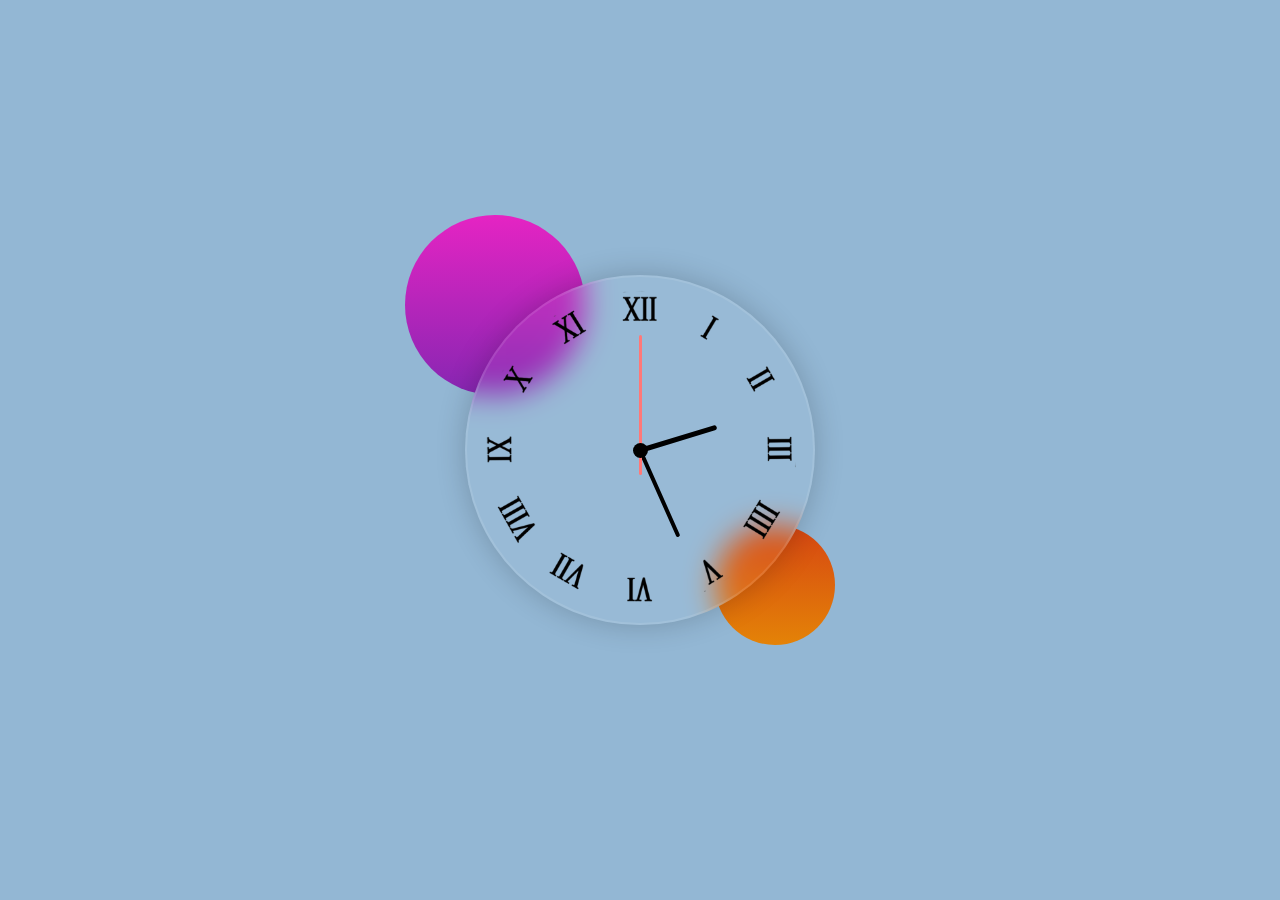
<file: analog-clock/index.html>
<!DOCTYPE html>
<html lang="en">
<head>
    <meta charset="UTF-8">
    <meta http-equiv="X-UA-Compatible" content="IE=edge">
    <meta name="viewport" content="width=device-width, initial-scale=1.0">
    <title>Analog Clock</title>
    <link rel="stylesheet" href="styles.css">
</head>
<body>
    <div class="container">
        <div class="circle"></div>
        <div class="circle"></div>

        <div class="clock">
            <div class="clock-bg">
                <img src="img/clock-face" alt="">
            </div>
            <div class="hour">
                <span class="hr" id="hr"></span>
            </div>
            <div class="minute">
                <span class="min" id="min"></span>
            </div>
            <div class="second">
                <span class="sec" id="sec"></span>
            </div>
        </div>
    </div>

    <script src="script.js"></script>
</body>
</html>
</file>
<file: analog-clock/styles.css>
* {
    margin:0;
    padding:0;
    box-sizing: border-box;
}

body {
    height: 100vh;
    display: flex;
    align-items: center;
    justify-content: center;
    background-color: rgb(147, 183, 212);
}

.container {
    position: relative;
    width: 350px;
    height: 350px; 
}

.container .circle {
    position: absolute;
    border-radius: 50%;
    pointer-events: none;
    animation: 2s ease-in infinite alternate;
}

.container .circle:nth-child(1) {
    width: 180px;
    height: 180px;
    top: -60px;
    left:-60px;
    background: linear-gradient(
        #e524c3,#8626b2
    );
    animation-name: move-up;
}


.container .circle:nth-child(2) {
    width: 120px;
    height: 120px;
    bottom: -20px;
    right:-20px;
    right: -20px;
    background: linear-gradient(
        #d64612,#e48307
    );
    animation-name: move-down;

}

@keyframes move-up {
    to {
        transform: translateY(-10px);
    }
}

@keyframes move-down {
    to {
        transform: translateY(10px);
    }
}

.clock {
    width: 350px;
    height:350px;
    display: flex;
    align-items: center;
    justify-content: center;
    border: 2px solid rgba(255,255,255,0.1);
    border-radius: 50%;
    backdrop-filter: blur(15px);
    background: rgba(255,255,255,0.05);
    box-shadow: 0 0 30px rgba(0, 0, 0, .2);
}

.clock .clock-bg img {
    width: 100%;
    height: 100%;
}

.clock::before {
    content: '';
    position: absolute;
    width: 15px;
    height: 15px;
    background: rgb(0, 0, 0);
    border-radius: 50%;
    z-index: 15;        /*what*/
}

.clock .hour,
.clock .minute,
.clock .second {
    position: absolute;
}

.clock .hour,
.clock .hour .hr{
    width: 160px;
    height: 160px;
}

.clock .minute,
.clock .minute .min{
    width: 190px;
    height: 190px;
}

.clock .second,
.clock .second .sec{
    width: 230px;
    height: 230px;
}

.clock .hour .hr,
.clock .minute .min,
.clock .second .sec {
    display: flex;
    justify-content: center;
    position: absolute;
    border-radius: 50%;
}

.clock .hour .hr::before {
    content: '';
    position: absolute;
    width: 5px;
    height: 80px;
    background: #000;
    z-index: 10;
    border-radius: 10px;
}

.clock .minute .min::before {
    content: '';
    position: absolute;
    width: 4px;
    height: 90px;
    background: #000;
    z-index: 11;
    border-radius: 10px;
}

.clock .second .sec::before {
    content: '';
    position: absolute;
    width: 3px;
    height: 140px;
    background: rgb(255, 120, 120);
    z-index: 12;
    border-radius: 2px;
}
</file>
